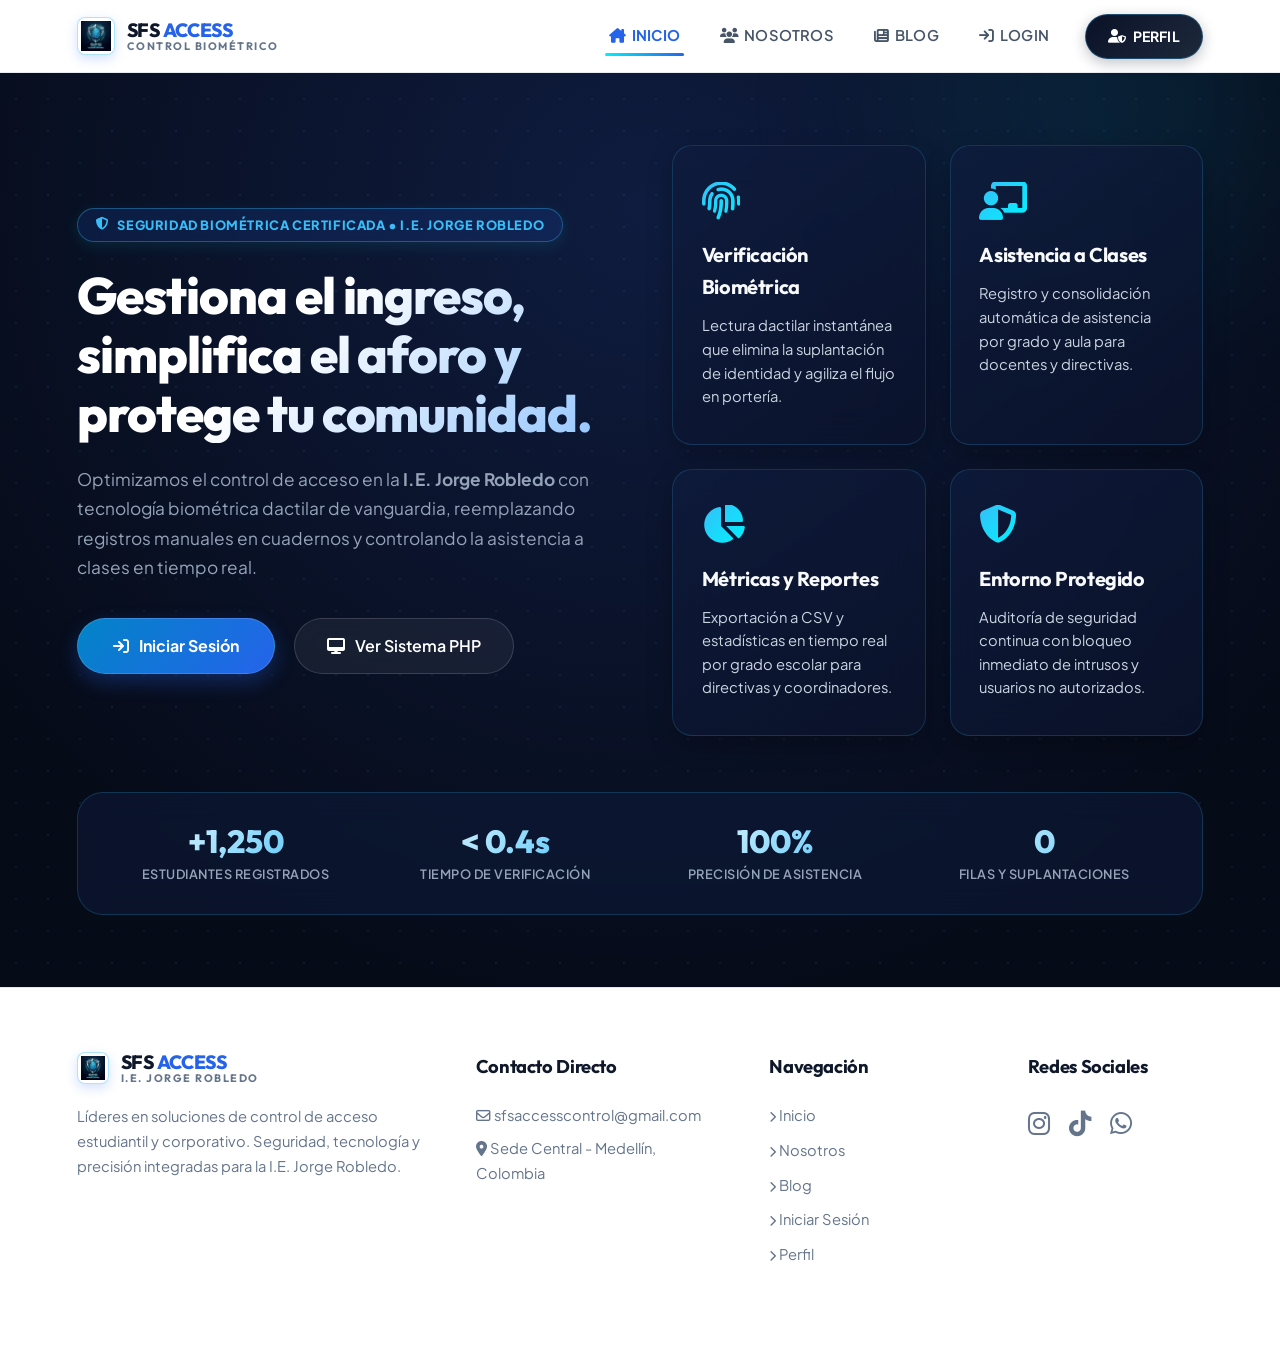
<file: docs/mockups/index.html>
<!DOCTYPE html>
<html lang="es">
<head>
    <meta charset="UTF-8">
    <meta name="viewport" content="width=device-width, initial-scale=1.0">
    <title>SFS Access Control - Seguridad y Control Biométrico Institucional</title>
    <link rel="icon" type="image/svg+xml" href="../../assets/img/favicon.svg">
    <link rel="stylesheet" href="../../assets/css/styles.css">
    <!-- FontAwesome 6 Icons CDN -->
    <link rel="stylesheet" href="https://cdnjs.cloudflare.com/ajax/libs/font-awesome/6.4.0/css/all.min.css" integrity="sha512-iecdLmaskl7CVkqkXNQ/ZH/XLlvWZOJyj7Yy7tcenmpD1ypASozpmT/E0iPtmFIB46ZmdtAc9eNBvH0H/ZpiBw==" crossorigin="anonymous" referrerpolicy="no-referrer" />
</head>

<body>
    <!-- NAVBAR -->
    <nav class="navbar">
        <a href="index.html" class="logo">
            <div class="logo-icon-emblem">
                <img src="../../assets/img/sfs-logo-emblem.png" alt="SFS Logo" onerror="this.parentElement.innerHTML='<i class=\'fa-solid fa-fingerprint\'></i>'">
            </div>
            <div class="logo-title-group">
                <span class="logo-brand-text">SFS <span>ACCESS</span></span>
                <span class="logo-tag-text">CONTROL BIOMÉTRICO</span>
            </div>
        </a>
        <ul class="nav-links">
            <li><a href="index.html" class="active"><i class="fa-solid fa-house-chimney"></i> INICIO</a></li>
            <li><a href="nosotros.html"><i class="fa-solid fa-users"></i> NOSOTROS</a></li>
            <li><a href="blog.html"><i class="fa-solid fa-newspaper"></i> BLOG</a></li>
            <li><a href="login.html"><i class="fa-solid fa-arrow-right-to-bracket"></i> LOGIN</a></li>
            <li><a href="perfil.html" class="btn-perfil"><i class="fa-solid fa-user-shield"></i> PERFIL</a></li>
        </ul>
    </nav>

    <!-- HERO SECTION -->
    <main class="hero-dark">
        <div style="width: 100%; max-width: 1320px; margin: auto; position: relative; z-index: 10;">
            <div class="inicio-container">
                <div>
                    <div class="tag-badge">
                        <i class="fa-solid fa-shield-halved"></i> SEGURIDAD BIOMÉTRICA CERTIFICADA &bull; I.E. JORGE ROBLEDO
                    </div>
                    <h1 class="hero-title">Gestiona el ingreso, simplifica el aforo y protege tu comunidad.</h1>
                    <p class="hero-desc">
                        Optimizamos el control de acceso en la <strong>I.E. Jorge Robledo</strong> con tecnología biométrica dactilar de vanguardia, reemplazando registros manuales en cuadernos y controlando la asistencia a clases en tiempo real.
                    </p>
                    <div class="hero-btn-group">
                        <a href="login.html" class="btn-primary">
                            <i class="fa-solid fa-arrow-right-to-bracket"></i> Iniciar Sesión
                        </a>
                        <a href="login.php" class="btn-secondary-dark">
                            <i class="fa-solid fa-desktop"></i> Ver Sistema PHP
                        </a>
                    </div>
                </div>

                <div class="cards-2x2">
                    <div class="feature-card">
                        <i class="fa-solid fa-fingerprint"></i>
                        <h3>Verificación Biométrica</h3>
                        <p>Lectura dactilar instantánea que elimina la suplantación de identidad y agiliza el flujo en portería.</p>
                    </div>
                    <div class="feature-card">
                        <i class="fa-solid fa-chalkboard-user"></i>
                        <h3>Asistencia a Clases</h3>
                        <p>Registro y consolidación automática de asistencia por grado y aula para docentes y directivas.</p>
                    </div>
                    <div class="feature-card">
                        <i class="fa-solid fa-chart-pie"></i>
                        <h3>Métricas y Reportes</h3>
                        <p>Exportación a CSV y estadísticas en tiempo real por grado escolar para directivas y coordinadores.</p>
                    </div>
                    <div class="feature-card">
                        <i class="fa-solid fa-shield-halved"></i>
                        <h3>Entorno Protegido</h3>
                        <p>Auditoría de seguridad continua con bloqueo inmediato de intrusos y usuarios no autorizados.</p>
                    </div>
                </div>
            </div>

            <!-- Stats Bar -->
            <div class="stats-strip">
                <div class="stat-item">
                    <div class="stat-number">+1,250</div>
                    <div class="stat-label">Estudiantes Registrados</div>
                </div>
                <div class="stat-item">
                    <div class="stat-number">&lt; 0.4s</div>
                    <div class="stat-label">Tiempo de Verificación</div>
                </div>
                <div class="stat-item">
                    <div class="stat-number">100%</div>
                    <div class="stat-label">Precisión de Asistencia</div>
                </div>
                <div class="stat-item">
                    <div class="stat-number">0</div>
                    <div class="stat-label">Filas y Suplantaciones</div>
                </div>
            </div>
        </div>
    </main>

    <!-- FOOTER -->
    <footer class="footer">
        <div class="footer-grid">
            <div class="footer-col">
                <a href="index.html" class="logo" style="margin-bottom: 1.2rem; display: inline-flex;">
                    <div class="logo-icon-emblem" style="width: 32px; height: 32px;">
                        <img src="../../assets/img/sfs-logo-emblem.png" alt="SFS Logo">
                    </div>
                    <div class="logo-title-group">
                        <span class="logo-brand-text">SFS <span>ACCESS</span></span>
                        <span class="logo-tag-text">I.E. JORGE ROBLEDO</span>
                    </div>
                </a>
                <p>Líderes en soluciones de control de acceso estudiantil y corporativo. Seguridad, tecnología y precisión integradas para la I.E. Jorge Robledo.</p>
            </div>
            <div class="footer-col">
                <h4>Contacto Directo</h4>
                <p><i class="fa-regular fa-envelope"></i> sfsaccesscontrol@gmail.com</p>
                <p style="margin-top: 0.5rem;"><i class="fa-solid fa-location-dot"></i> Sede Central - Medellín, Colombia</p>
            </div>
            <div class="footer-col">
                <h4>Navegación</h4>
                <ul>
                    <li><a href="index.html"><i class="fa-solid fa-chevron-right me-1" style="font-size: 0.7rem;"></i> Inicio</a></li>
                    <li><a href="nosotros.html"><i class="fa-solid fa-chevron-right me-1" style="font-size: 0.7rem;"></i> Nosotros</a></li>
                    <li><a href="blog.html"><i class="fa-solid fa-chevron-right me-1" style="font-size: 0.7rem;"></i> Blog</a></li>
                    <li><a href="login.html"><i class="fa-solid fa-chevron-right me-1" style="font-size: 0.7rem;"></i> Iniciar Sesión</a></li>
                    <li><a href="perfil.html"><i class="fa-solid fa-chevron-right me-1" style="font-size: 0.7rem;"></i> Perfil</a></li>
                </ul>
            </div>
            <div class="footer-col">
                <h4>Redes Sociales</h4>
                <div class="social-icons">
                    <a href="#" title="Instagram"><i class="fa-brands fa-instagram"></i></a>
                    <a href="#" title="TikTok"><i class="fa-brands fa-tiktok"></i></a>
                    <a href="#" title="WhatsApp"><i class="fa-brands fa-whatsapp"></i></a>
                </div>
            </div>
        </div>
    </footer>

</body>
</html>
</file>
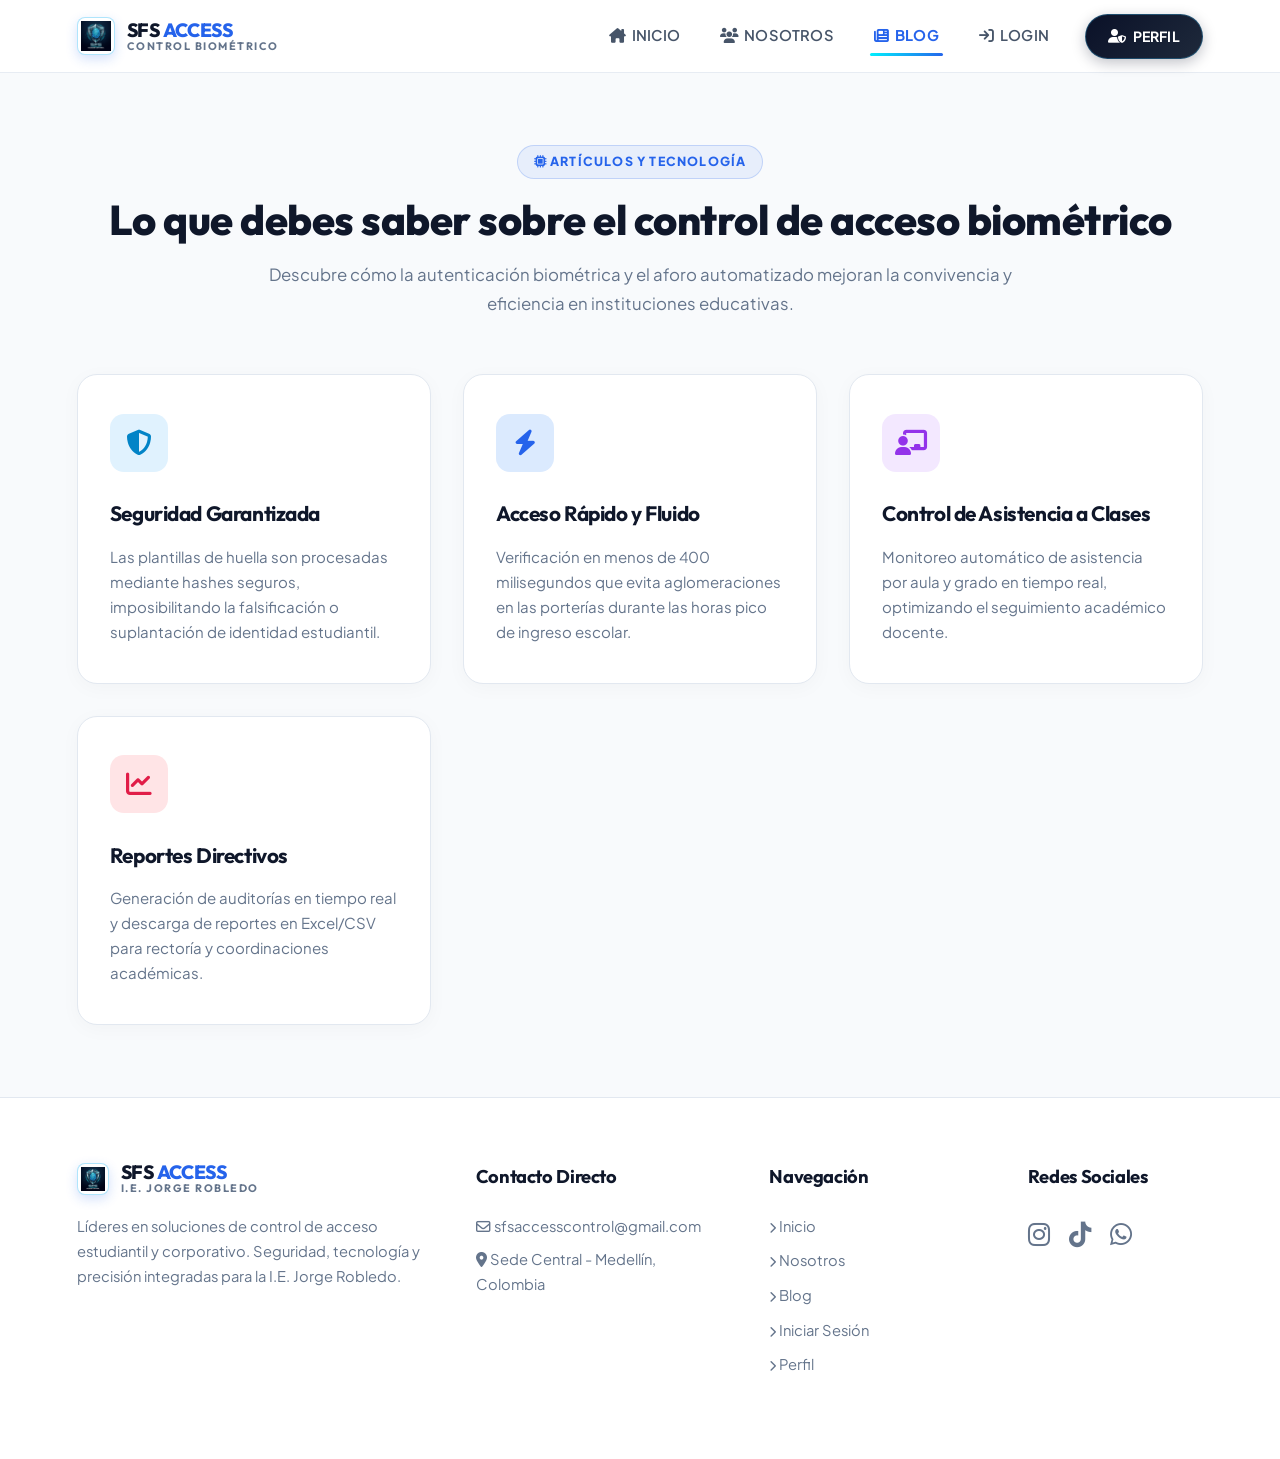
<file: docs/mockups/blog.html>
<!DOCTYPE html>
<html lang="es">
<head>
    <meta charset="UTF-8">
    <meta name="viewport" content="width=device-width, initial-scale=1.0">
    <title>Blog y Artículos - SFS Access Control</title>
    <link rel="icon" type="image/svg+xml" href="../../assets/img/favicon.svg">
    <link rel="stylesheet" href="../../assets/css/styles.css">
    <!-- FontAwesome 6 Icons CDN -->
    <link rel="stylesheet" href="https://cdnjs.cloudflare.com/ajax/libs/font-awesome/6.4.0/css/all.min.css" integrity="sha512-iecdLmaskl7CVkqkXNQ/ZH/XLlvWZOJyj7Yy7tcenmpD1ypASozpmT/E0iPtmFIB46ZmdtAc9eNBvH0H/ZpiBw==" crossorigin="anonymous" referrerpolicy="no-referrer" />
</head>
<body>

    <!-- NAVBAR -->
    <nav class="navbar">
        <a href="index.html" class="logo">
            <div class="logo-icon-emblem">
                <img src="../../assets/img/sfs-logo-emblem.png" alt="SFS Logo" onerror="this.parentElement.innerHTML='<i class=\'fa-solid fa-fingerprint\'></i>'">
            </div>
            <div class="logo-title-group">
                <span class="logo-brand-text">SFS <span>ACCESS</span></span>
                <span class="logo-tag-text">CONTROL BIOMÉTRICO</span>
            </div>
        </a>
        <ul class="nav-links">
            <li><a href="index.html"><i class="fa-solid fa-house-chimney"></i> INICIO</a></li>
            <li><a href="nosotros.html"><i class="fa-solid fa-users"></i> NOSOTROS</a></li>
            <li><a href="blog.html" class="active"><i class="fa-solid fa-newspaper"></i> BLOG</a></li>
            <li><a href="login.html"><i class="fa-solid fa-arrow-right-to-bracket"></i> LOGIN</a></li>
            <li><a href="perfil.html" class="btn-perfil"><i class="fa-solid fa-user-shield"></i> PERFIL</a></li>
        </ul>
    </nav>

    <!-- CONTENIDO PRINCIPAL -->
    <main class="page-container">
        <div style="text-align: center; margin-bottom: 3.5rem;">
            <span class="section-tag"><i class="fa-solid fa-microchip me-1"></i> ARTÍCULOS Y TECNOLOGÍA</span>
            <h1 class="section-title">Lo que debes saber sobre el control de acceso biométrico</h1>
            <p class="section-subtitle" style="margin: 0 auto;">Descubre cómo la autenticación biométrica y el aforo automatizado mejoran la convivencia y eficiencia en instituciones educativas.</p>
        </div>

        <div class="blog-grid">
            <div class="blog-card">
                <div class="blog-icon icon-cyan">
                    <i class="fa-solid fa-shield-halved"></i>
                </div>
                <h3>Seguridad Garantizada</h3>
                <p>Las plantillas de huella son procesadas mediante hashes seguros, imposibilitando la falsificación o suplantación de identidad estudiantil.</p>
            </div>

            <div class="blog-card">
                <div class="blog-icon icon-blue">
                    <i class="fa-solid fa-bolt"></i>
                </div>
                <h3>Acceso Rápido y Fluido</h3>
                <p>Verificación en menos de 400 milisegundos que evita aglomeraciones en las porterías durante las horas pico de ingreso escolar.</p>
            </div>

            <div class="blog-card">
                <div class="blog-icon icon-purple">
                    <i class="fa-solid fa-chalkboard-user"></i>
                </div>
                <h3>Control de Asistencia a Clases</h3>
                <p>Monitoreo automático de asistencia por aula y grado en tiempo real, optimizando el seguimiento académico docente.</p>
            </div>

            <div class="blog-card">
                <div class="blog-icon icon-red">
                    <i class="fa-solid fa-chart-line"></i>
                </div>
                <h3>Reportes Directivos</h3>
                <p>Generación de auditorías en tiempo real y descarga de reportes en Excel/CSV para rectoría y coordinaciones académicas.</p>
            </div>
        </div>
    </main>

    <!-- FOOTER -->
    <footer class="footer">
        <div class="footer-grid">
            <div class="footer-col">
                <a href="index.html" class="logo" style="margin-bottom: 1.2rem; display: inline-flex;">
                    <div class="logo-icon-emblem" style="width: 32px; height: 32px;">
                        <img src="../../assets/img/sfs-logo-emblem.png" alt="SFS Logo">
                    </div>
                    <div class="logo-title-group">
                        <span class="logo-brand-text">SFS <span>ACCESS</span></span>
                        <span class="logo-tag-text">I.E. JORGE ROBLEDO</span>
                    </div>
                </a>
                <p>Líderes en soluciones de control de acceso estudiantil y corporativo. Seguridad, tecnología y precisión integradas para la I.E. Jorge Robledo.</p>
            </div>
            <div class="footer-col">
                <h4>Contacto Directo</h4>
                <p><i class="fa-regular fa-envelope"></i> sfsaccesscontrol@gmail.com</p>
                <p style="margin-top: 0.5rem;"><i class="fa-solid fa-location-dot"></i> Sede Central - Medellín, Colombia</p>
            </div>
            <div class="footer-col">
                <h4>Navegación</h4>
                <ul>
                    <li><a href="index.html"><i class="fa-solid fa-chevron-right me-1" style="font-size: 0.7rem;"></i> Inicio</a></li>
                    <li><a href="nosotros.html"><i class="fa-solid fa-chevron-right me-1" style="font-size: 0.7rem;"></i> Nosotros</a></li>
                    <li><a href="blog.html"><i class="fa-solid fa-chevron-right me-1" style="font-size: 0.7rem;"></i> Blog</a></li>
                    <li><a href="login.html"><i class="fa-solid fa-chevron-right me-1" style="font-size: 0.7rem;"></i> Iniciar Sesión</a></li>
                    <li><a href="perfil.html"><i class="fa-solid fa-chevron-right me-1" style="font-size: 0.7rem;"></i> Perfil</a></li>
                </ul>
            </div>
            <div class="footer-col">
                <h4>Redes Sociales</h4>
                <div class="social-icons">
                    <a href="#" title="Instagram"><i class="fa-brands fa-instagram"></i></a>
                    <a href="#" title="TikTok"><i class="fa-brands fa-tiktok"></i></a>
                    <a href="#" title="WhatsApp"><i class="fa-brands fa-whatsapp"></i></a>
                </div>
            </div>
        </div>
    </footer>

</body>
</html>
</file>
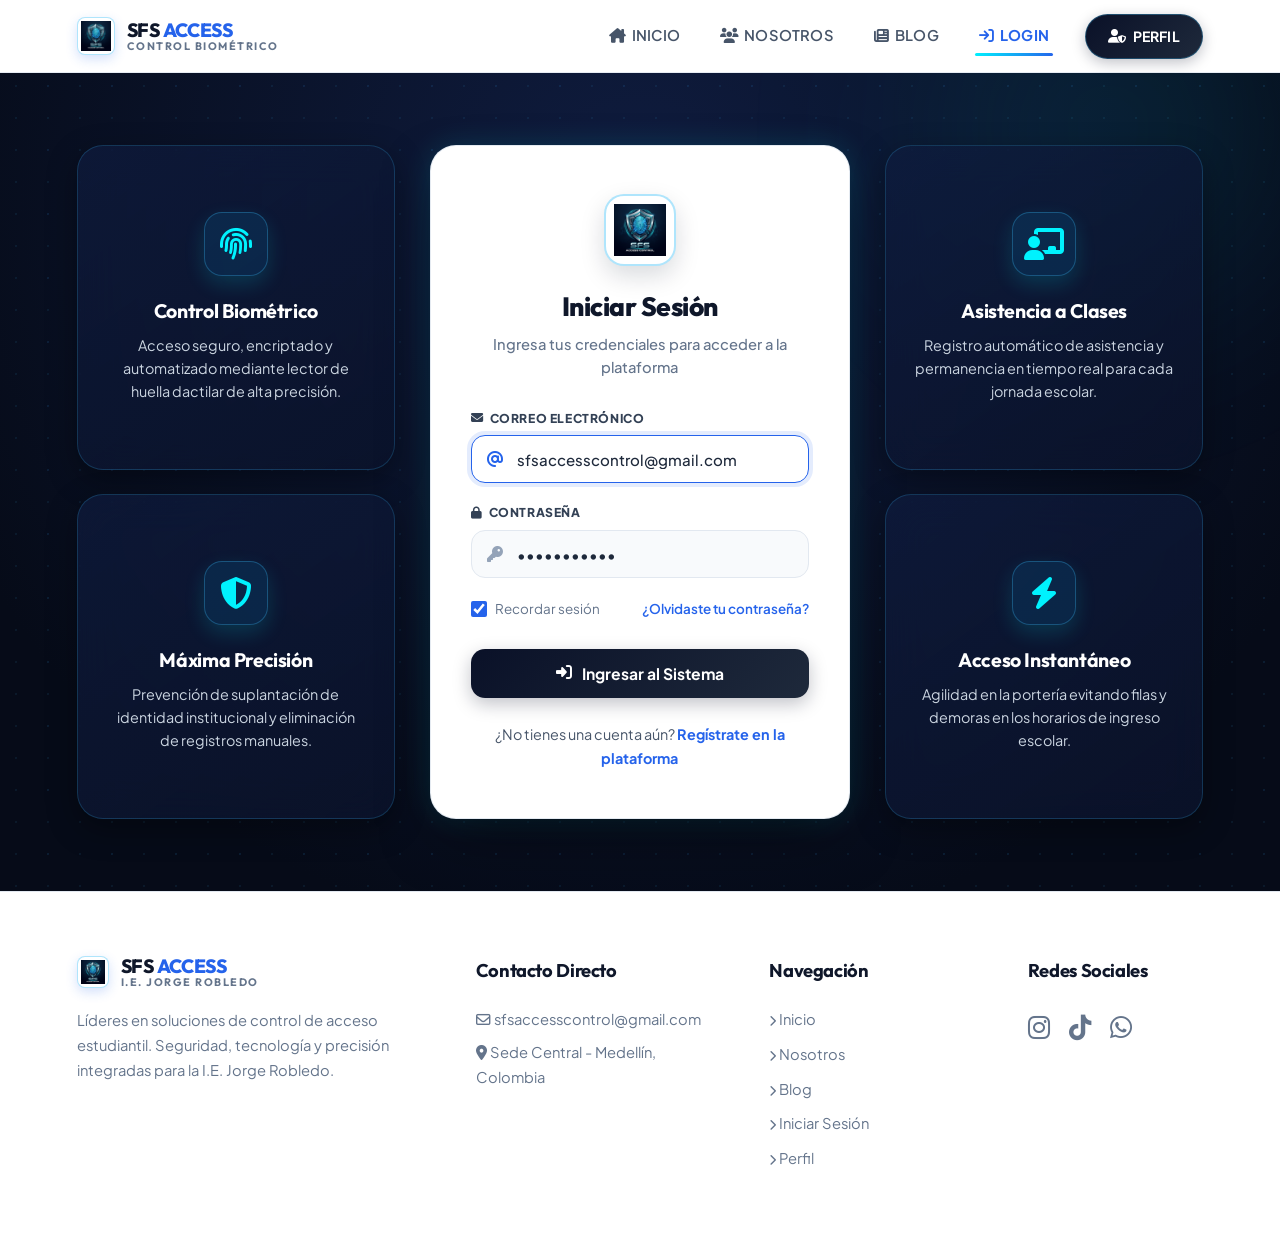
<file: docs/mockups/login.html>
<!DOCTYPE html>
<html lang="es">
<head>
    <meta charset="UTF-8">
    <meta name="viewport" content="width=device-width, initial-scale=1.0">
    <title>Iniciar Sesión - SFS Access Control</title>
    <link rel="icon" type="image/svg+xml" href="../../assets/img/favicon.svg">
    <link rel="stylesheet" href="../../assets/css/styles.css">
    <!-- FontAwesome 6 Icons CDN -->
    <link rel="stylesheet" href="https://cdnjs.cloudflare.com/ajax/libs/font-awesome/6.4.0/css/all.min.css" integrity="sha512-iecdLmaskl7CVkqkXNQ/ZH/XLlvWZOJyj7Yy7tcenmpD1ypASozpmT/E0iPtmFIB46ZmdtAc9eNBvH0H/ZpiBw==" crossorigin="anonymous" referrerpolicy="no-referrer" />
</head>
<body>

    <!-- NAVBAR -->
    <nav class="navbar">
        <a href="index.html" class="logo">
            <div class="logo-icon-emblem">
                <img src="../../assets/img/sfs-logo-emblem.png" alt="SFS Logo" onerror="this.parentElement.innerHTML='<i class=\'fa-solid fa-fingerprint\'></i>'">
            </div>
            <div class="logo-title-group">
                <span class="logo-brand-text">SFS <span>ACCESS</span></span>
                <span class="logo-tag-text">CONTROL BIOMÉTRICO</span>
            </div>
        </a>
        <ul class="nav-links">
            <li><a href="index.html"><i class="fa-solid fa-house-chimney"></i> INICIO</a></li>
            <li><a href="nosotros.html"><i class="fa-solid fa-users"></i> NOSOTROS</a></li>
            <li><a href="blog.html"><i class="fa-solid fa-newspaper"></i> BLOG</a></li>
            <li><a href="login.html" class="active"><i class="fa-solid fa-arrow-right-to-bracket"></i> LOGIN</a></li>
            <li><a href="perfil.html" class="btn-perfil"><i class="fa-solid fa-user-shield"></i> PERFIL</a></li>
        </ul>
    </nav>

    <!-- MAIN LOGIN -->
    <main class="hero-dark">
        <div class="login-wrapper">
            
            <!-- Columna Izquierda: Información de Seguridad -->
            <div class="side-column">
                <div class="side-info-card">
                    <div class="side-card-icon-box">
                        <i class="fa-solid fa-fingerprint"></i>
                    </div>
                    <h4>Control Biométrico</h4>
                    <p>Acceso seguro, encriptado y automatizado mediante lector de huella dactilar de alta precisión.</p>
                </div>
                <div class="side-info-card">
                    <div class="side-card-icon-box">
                        <i class="fa-solid fa-shield-halved"></i>
                    </div>
                    <h4>Máxima Precisión</h4>
                    <p>Prevención de suplantación de identidad institucional y eliminación de registros manuales.</p>
                </div>
            </div>

            <!-- Tarjeta Central: Formulario de Iniciar Sesión -->
            <div class="login-card">
                <div class="login-icon-box">
                    <img src="../../assets/img/sfs-logo-emblem.png" alt="Logo SFS Access" onerror="this.parentElement.innerHTML='<i class=\'fa-solid fa-lock\'></i>'">
                </div>
                <h2>Iniciar Sesión</h2>
                <p class="subtitle">Ingresa tus credenciales para acceder a la plataforma</p>

                <!-- FORMULARIO DE LOGIN -->
                <form action="perfil.html" method="GET">
                    
                    <!-- Campo 1: Correo Electrónico -->
                    <div class="form-group">
                        <label for="correo"><i class="fa-solid fa-envelope"></i> Correo Electrónico</label>
                        <div class="input-with-icon">
                            <input type="email" id="correo" name="correo" placeholder="ejemplo@jorgerobledo.edu.co" value="sfsaccesscontrol@gmail.com" required autofocus>
                            <i class="fa-solid fa-at input-icon-left"></i>
                        </div>
                    </div>

                    <!-- Campo 2: Contraseña -->
                    <div class="form-group">
                        <label for="password"><i class="fa-solid fa-lock"></i> Contraseña</label>
                        <div class="input-with-icon">
                            <input type="password" id="password" name="password" placeholder="••••••••" value="password123" required>
                            <i class="fa-solid fa-key input-icon-left"></i>
                        </div>
                    </div>

                    <!-- Opciones adicionales -->
                    <div class="form-options">
                        <label class="form-check-inline">
                            <input type="checkbox" name="recordar" checked>
                            <span>Recordar sesión</span>
                        </label>
                        <a href="javascript:void(0)" onclick="alert('Por favor contacte a la administración para restablecer su contraseña institucional.');">¿Olvidaste tu contraseña?</a>
                    </div>

                    <!-- Botón de Ingreso -->
                    <button type="submit" class="btn-submit">
                        <i class="fa-solid fa-right-to-bracket"></i> Ingresar al Sistema
                    </button>
                </form>

                <!-- Enlace para Registrarse -->
                <div class="auth-footer">
                    ¿No tienes una cuenta aún? <a href="login.php">Regístrate en la plataforma</a>
                </div>
            </div>

            <!-- Columna Derecha: Beneficios Institucionales -->
            <div class="side-column">
                <div class="side-info-card">
                    <div class="side-card-icon-box">
                        <i class="fa-solid fa-chalkboard-user"></i>
                    </div>
                    <h4>Asistencia a Clases</h4>
                    <p>Registro automático de asistencia y permanencia en tiempo real para cada jornada escolar.</p>
                </div>
                <div class="side-info-card">
                    <div class="side-card-icon-box">
                        <i class="fa-solid fa-bolt"></i>
                    </div>
                    <h4>Acceso Instantáneo</h4>
                    <p>Agilidad en la portería evitando filas y demoras en los horarios de ingreso escolar.</p>
                </div>
            </div>

        </div>
    </main>

    <!-- FOOTER -->
    <footer class="footer">
        <div class="footer-grid">
            <div class="footer-col">
                <a href="index.html" class="logo" style="margin-bottom: 1.2rem; display: inline-flex;">
                    <div class="logo-icon-emblem" style="width: 32px; height: 32px;">
                        <img src="../../assets/img/sfs-logo-emblem.png" alt="SFS Logo">
                    </div>
                    <div class="logo-title-group">
                        <span class="logo-brand-text">SFS <span>ACCESS</span></span>
                        <span class="logo-tag-text">I.E. JORGE ROBLEDO</span>
                    </div>
                </a>
                <p>Líderes en soluciones de control de acceso estudiantil. Seguridad, tecnología y precisión integradas para la I.E. Jorge Robledo.</p>
            </div>
            <div class="footer-col">
                <h4>Contacto Directo</h4>
                <p><i class="fa-regular fa-envelope"></i> sfsaccesscontrol@gmail.com</p>
                <p style="margin-top: 0.5rem;"><i class="fa-solid fa-location-dot"></i> Sede Central - Medellín, Colombia</p>
            </div>
            <div class="footer-col">
                <h4>Navegación</h4>
                <ul>
                    <li><a href="index.html"><i class="fa-solid fa-chevron-right me-1" style="font-size: 0.7rem;"></i> Inicio</a></li>
                    <li><a href="nosotros.html"><i class="fa-solid fa-chevron-right me-1" style="font-size: 0.7rem;"></i> Nosotros</a></li>
                    <li><a href="blog.html"><i class="fa-solid fa-chevron-right me-1" style="font-size: 0.7rem;"></i> Blog</a></li>
                    <li><a href="login.html"><i class="fa-solid fa-chevron-right me-1" style="font-size: 0.7rem;"></i> Iniciar Sesión</a></li>
                    <li><a href="perfil.html"><i class="fa-solid fa-chevron-right me-1" style="font-size: 0.7rem;"></i> Perfil</a></li>
                </ul>
            </div>
            <div class="footer-col">
                <h4>Redes Sociales</h4>
                <div class="social-icons">
                    <a href="#" title="Instagram"><i class="fa-brands fa-instagram"></i></a>
                    <a href="#" title="TikTok"><i class="fa-brands fa-tiktok"></i></a>
                    <a href="#" title="WhatsApp"><i class="fa-brands fa-whatsapp"></i></a>
                </div>
            </div>
        </div>
    </footer>

</body>
</html>
</file>
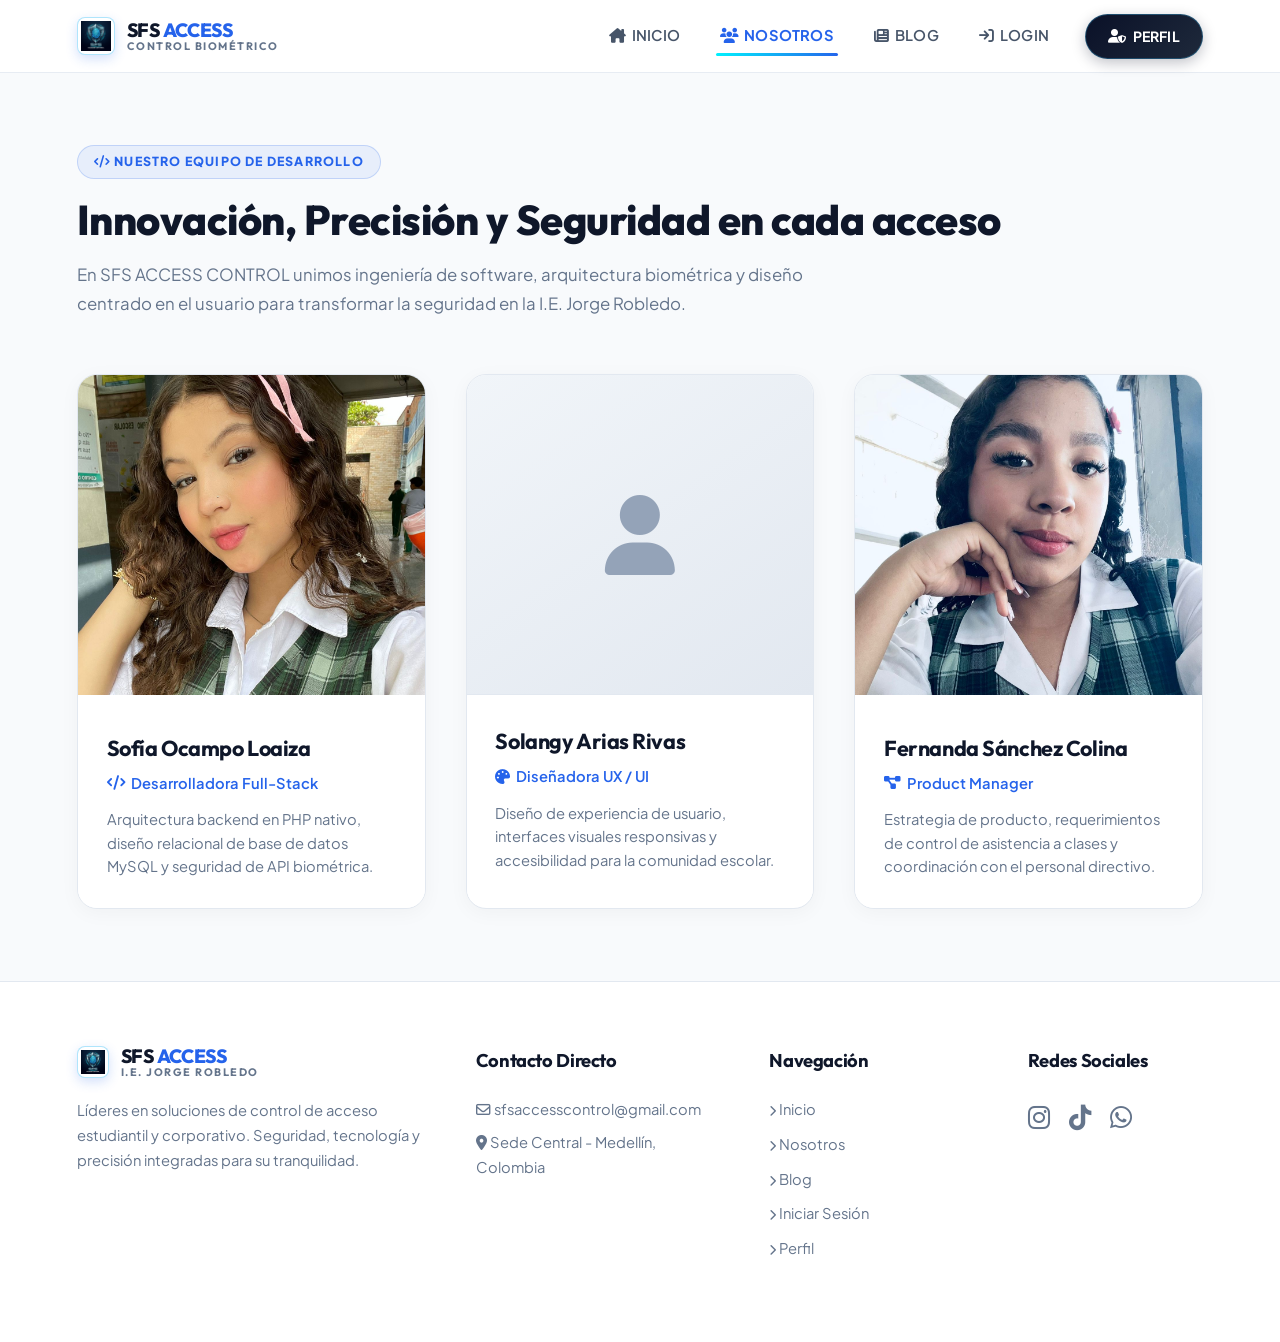
<file: docs/mockups/nosotros.html>
<!DOCTYPE html>
<html lang="es">
<head>
    <meta charset="UTF-8">
    <meta name="viewport" content="width=device-width, initial-scale=1.0">
    <title>Nosotros - SFS Access Control</title>
    <link rel="icon" type="image/svg+xml" href="../../assets/img/favicon.svg">
    <link rel="stylesheet" href="../../assets/css/styles.css">
    <!-- FontAwesome 6 Icons CDN -->
    <link rel="stylesheet" href="https://cdnjs.cloudflare.com/ajax/libs/font-awesome/6.4.0/css/all.min.css" integrity="sha512-iecdLmaskl7CVkqkXNQ/ZH/XLlvWZOJyj7Yy7tcenmpD1ypASozpmT/E0iPtmFIB46ZmdtAc9eNBvH0H/ZpiBw==" crossorigin="anonymous" referrerpolicy="no-referrer" />
</head>
<body>

    <!-- NAVBAR -->
    <nav class="navbar">
        <a href="index.html" class="logo">
            <div class="logo-icon-emblem">
                <img src="../../assets/img/sfs-logo-emblem.png" alt="SFS Logo" onerror="this.parentElement.innerHTML='<i class=\'fa-solid fa-fingerprint\'></i>'">
            </div>
            <div class="logo-title-group">
                <span class="logo-brand-text">SFS <span>ACCESS</span></span>
                <span class="logo-tag-text">CONTROL BIOMÉTRICO</span>
            </div>
        </a>
        <ul class="nav-links">
            <li><a href="index.html"><i class="fa-solid fa-house-chimney"></i> INICIO</a></li>
            <li><a href="nosotros.html" class="active"><i class="fa-solid fa-users"></i> NOSOTROS</a></li>
            <li><a href="blog.html"><i class="fa-solid fa-newspaper"></i> BLOG</a></li>
            <li><a href="login.html"><i class="fa-solid fa-arrow-right-to-bracket"></i> LOGIN</a></li>
            <li><a href="perfil.html" class="btn-perfil"><i class="fa-solid fa-user-shield"></i> PERFIL</a></li>
        </ul>
    </nav>

    <!-- CONTENIDO PRINCIPAL -->
    <main class="page-container">
        <span class="section-tag"><i class="fa-solid fa-code me-1"></i> NUESTRO EQUIPO DE DESARROLLO</span>
        <h1 class="section-title">Innovación, Precisión y Seguridad en cada acceso</h1>
        <p class="section-subtitle">
            En SFS ACCESS CONTROL unimos ingeniería de software, arquitectura biométrica y diseño centrado en el usuario para transformar la seguridad en la I.E. Jorge Robledo.
        </p>

        <div class="team-grid">
            
            <div class="team-card">
                <img src="../../assets/img/Sofia.jpg" alt="Sofía Ocampo" class="team-img">
                <div class="team-info">
                    <h3 class="team-name">Sofía Ocampo Loaiza</h3>
                    <p class="team-role"><i class="fa-solid fa-code"></i> Desarrolladora Full-Stack</p>
                    <p class="team-desc">Arquitectura backend en PHP nativo, diseño relacional de base de datos MySQL y seguridad de API biométrica.</p>
                </div>
            </div>

            <div class="team-card">
                <div class="team-img-placeholder">
                    <i class="fa-solid fa-user"></i>
                </div>
                <div class="team-info">
                    <h3 class="team-name">Solangy Arias Rivas</h3>
                    <p class="team-role"><i class="fa-solid fa-palette"></i> Diseñadora UX / UI</p>
                    <p class="team-desc">Diseño de experiencia de usuario, interfaces visuales responsivas y accesibilidad para la comunidad escolar.</p>
                </div>
            </div>

            <div class="team-card">
                <img src="../../assets/img/Fernanda.jpg" alt="Fernanda Sánchez" class="team-img">
                <div class="team-info">
                    <h3 class="team-name">Fernanda Sánchez Colina</h3>
                    <p class="team-role"><i class="fa-solid fa-diagram-project"></i> Product Manager</p>
                    <p class="team-desc">Estrategia de producto, requerimientos de control de asistencia a clases y coordinación con el personal directivo.</p>
                </div>
            </div>
        </div>
    </main>

    <!-- FOOTER -->
    <footer class="footer">
        <div class="footer-grid">
            <div class="footer-col">
                <a href="index.html" class="logo" style="margin-bottom: 1.2rem; display: inline-flex;">
                    <div class="logo-icon-emblem" style="width: 32px; height: 32px;">
                        <img src="../../assets/img/sfs-logo-emblem.png" alt="SFS Logo">
                    </div>
                    <div class="logo-title-group">
                        <span class="logo-brand-text">SFS <span>ACCESS</span></span>
                        <span class="logo-tag-text">I.E. JORGE ROBLEDO</span>
                    </div>
                </a>
                <p>Líderes en soluciones de control de acceso estudiantil y corporativo. Seguridad, tecnología y precisión integradas para su tranquilidad.</p>
            </div>
            <div class="footer-col">
                <h4>Contacto Directo</h4>
                <p><i class="fa-regular fa-envelope"></i> sfsaccesscontrol@gmail.com</p>
                <p style="margin-top: 0.5rem;"><i class="fa-solid fa-location-dot"></i> Sede Central - Medellín, Colombia</p>
            </div>
            <div class="footer-col">
                <h4>Navegación</h4>
                <ul>
                    <li><a href="index.html"><i class="fa-solid fa-chevron-right me-1" style="font-size: 0.7rem;"></i> Inicio</a></li>
                    <li><a href="nosotros.html"><i class="fa-solid fa-chevron-right me-1" style="font-size: 0.7rem;"></i> Nosotros</a></li>
                    <li><a href="blog.html"><i class="fa-solid fa-chevron-right me-1" style="font-size: 0.7rem;"></i> Blog</a></li>
                    <li><a href="login.html"><i class="fa-solid fa-chevron-right me-1" style="font-size: 0.7rem;"></i> Iniciar Sesión</a></li>
                    <li><a href="perfil.html"><i class="fa-solid fa-chevron-right me-1" style="font-size: 0.7rem;"></i> Perfil</a></li>
                </ul>
            </div>
            <div class="footer-col">
                <h4>Redes Sociales</h4>
                <div class="social-icons">
                    <a href="#" title="Instagram"><i class="fa-brands fa-instagram"></i></a>
                    <a href="#" title="TikTok"><i class="fa-brands fa-tiktok"></i></a>
                    <a href="#" title="WhatsApp"><i class="fa-brands fa-whatsapp"></i></a>
                </div>
            </div>
        </div>
    </footer>

</body>
</html>
</file>
<file: assets/css/styles.css>
/* ==========================================================================
   PROYECTO: SFS ACCESS CONTROL - I.E. JORGE ROBLEDO
   SISTEMA DE DISEÑO ULTRA PREMIUM & CYBER-SECURITY BIOMETRIC
   ========================================================================== */

@import url('https://fonts.googleapis.com/css2?family=Outfit:wght@300;400;500;600;700;800;900&family=Plus+Jakarta+Sans:wght@300;400;500;600;700;800&family=JetBrains+Mono:wght@400;500;600;700&display=swap');

:root {
    /* Paleta Principal & Tonos Cyber */
    --primary: #060b18;
    --primary-surface: #0b132b;
    --primary-card: #0f1c3f;
    --primary-border: rgba(56, 189, 248, 0.18);
    
    /* Acentos & Gradientes Neón */
    --accent-blue: #2563eb;
    --accent-blue-light: #3b82f6;
    --accent-cyan: #00f2fe;
    --accent-glow: #38bdf8;
    --accent-emerald: #10b981;
    --accent-rose: #f43f5e;
    --accent-amber: #f59e0b;
    --accent-purple: #8b5cf6;
    
    --grad-primary: linear-gradient(135deg, #0a1128 0%, #101f42 50%, #060b18 100%);
    --grad-cyber: linear-gradient(135deg, #00f2fe 0%, #2563eb 100%);
    --grad-glow: linear-gradient(135deg, #38bdf8 0%, #818cf8 100%);
    --grad-dark-card: linear-gradient(145deg, rgba(15, 28, 63, 0.7) 0%, rgba(11, 19, 43, 0.85) 100%);
    --grad-glass: linear-gradient(135deg, rgba(255, 255, 255, 0.08) 0%, rgba(255, 255, 255, 0.02) 100%);
    --grad-button: linear-gradient(135deg, #0284c7 0%, #2563eb 100%);
    
    /* Superficies y Textos */
    --bg-main: #060b18;
    --bg-surface: #0b1329;
    --bg-light: #f8fafc;
    --bg-white: #ffffff;
    --text-primary: #ffffff;
    --text-secondary: #94a3b8;
    --text-muted: #64748b;
    --text-dark: #0f172a;
    --text-dark-muted: #475569;
    
    /* Estados Semánticos */
    --success: #10b981;
    --success-bg: rgba(16, 185, 129, 0.12);
    --warning: #f59e0b;
    --warning-bg: rgba(245, 158, 11, 0.12);
    --danger: #ef4444;
    --danger-bg: rgba(239, 68, 68, 0.12);
    --info: #0ea5e9;
    --info-bg: rgba(14, 165, 233, 0.12);
    
    /* Geometría y Efectos */
    --radius-sm: 8px;
    --radius-md: 14px;
    --radius-lg: 20px;
    --radius-xl: 26px;
    --radius-pill: 9999px;
    
    --border-glass: 1px solid rgba(255, 255, 255, 0.1);
    --border-glass-hover: 1px solid rgba(56, 189, 248, 0.4);
    --border-card-light: 1px solid #e2e8f0;
    
    --shadow-subtle: 0 4px 20px rgba(0, 0, 0, 0.04);
    --shadow-card: 0 10px 30px rgba(0, 0, 0, 0.08);
    --shadow-card-dark: 0 15px 35px rgba(0, 0, 0, 0.35);
    --shadow-glow: 0 0 25px rgba(0, 242, 254, 0.25);
    --shadow-button: 0 8px 20px rgba(37, 99, 235, 0.3);
    
    --transition: all 0.3s cubic-bezier(0.4, 0, 0.2, 1);
    --transition-fast: all 0.15s ease-out;
}

/* ==========================================================================
   RESET Y TIPOGRAFÍA BASE (CRÍTICO: No sobreescribir FontAwesome en *::before)
   ========================================================================== */
*, *::before, *::after {
    margin: 0;
    padding: 0;
    box-sizing: border-box;
}

body {
    font-family: 'Plus Jakarta Sans', -apple-system, BlinkMacSystemFont, 'Segoe UI', Roboto, sans-serif;
    background-color: var(--bg-light);
    color: var(--text-dark);
    line-height: 1.6;
    display: flex;
    flex-direction: column;
    min-height: 100vh;
    overflow-x: hidden;
    -webkit-font-smoothing: antialiased;
    -moz-osx-font-smoothing: grayscale;
}

button, input, select, textarea {
    font-family: 'Plus Jakarta Sans', -apple-system, BlinkMacSystemFont, 'Segoe UI', Roboto, sans-serif;
}

h1, h2, h3, h4, h5, h6 {
    font-family: 'Outfit', -apple-system, BlinkMacSystemFont, sans-serif;
    letter-spacing: -0.02em;
    font-weight: 700;
}

main {
    flex: 1;
}

/* Soporte y Estabilidad FontAwesome */
.fa, .fas, .far, .fal, .fab, .fa-solid, .fa-regular, .fa-brands {
    display: inline-block;
    line-height: 1;
    text-rendering: auto;
    -webkit-font-smoothing: antialiased;
}

/* ==========================================================================
   BARRA DE NAVEGACIÓN (NAVBAR)
   ========================================================================== */
.navbar {
    background: rgba(255, 255, 255, 0.9);
    backdrop-filter: blur(18px);
    -webkit-backdrop-filter: blur(18px);
    padding: 0.85rem 6%;
    display: flex;
    justify-content: space-between;
    align-items: center;
    position: sticky;
    top: 0;
    z-index: 1000;
    border-bottom: 1px solid rgba(226, 232, 240, 0.8);
    transition: var(--transition);
}

.logo {
    display: flex;
    align-items: center;
    gap: 12px;
    text-decoration: none;
    color: var(--text-dark);
    font-family: 'Outfit', sans-serif;
    font-weight: 800;
    font-size: 1.3rem;
    letter-spacing: -0.4px;
    transition: var(--transition);
}

.logo-img {
    height: 38px;
    width: auto;
    max-width: 175px;
    object-fit: contain;
    transition: var(--transition);
}

.logo-icon-emblem {
    width: 38px;
    height: 38px;
    border-radius: var(--radius-sm);
    background: #ffffff;
    border: 1.5px solid rgba(56, 189, 248, 0.4);
    display: flex;
    align-items: center;
    justify-content: center;
    box-shadow: 0 4px 12px rgba(37, 99, 235, 0.2);
    color: var(--accent-cyan);
    font-size: 1.25rem;
    transition: var(--transition);
    overflow: hidden;
    padding: 3px;
}

.logo-icon-emblem img {
    width: 100%;
    height: 100%;
    object-fit: contain;
}

.logo:hover .logo-icon-emblem {
    transform: scale(1.08) rotate(3deg);
    box-shadow: 0 6px 18px rgba(0, 242, 254, 0.4);
    border-color: var(--accent-cyan);
}

.logo-title-group {
    display: flex;
    flex-direction: column;
    line-height: 1.1;
}

.logo-brand-text {
    font-size: 1.2rem;
    font-weight: 800;
    color: #0f172a;
    letter-spacing: -0.3px;
}

.logo-brand-text span {
    color: var(--accent-blue);
}

.logo-tag-text {
    font-size: 0.68rem;
    font-weight: 700;
    letter-spacing: 1.5px;
    color: #64748b;
    text-transform: uppercase;
}

.nav-links {
    display: flex;
    align-items: center;
    gap: 2rem;
    list-style: none;
}

.nav-links li {
    list-style: none;
}

.nav-links a {
    text-decoration: none;
    color: #475569;
    font-weight: 600;
    font-size: 0.92rem;
    letter-spacing: 0.2px;
    position: relative;
    padding: 6px 4px;
    transition: var(--transition);
    display: inline-flex;
    align-items: center;
    gap: 6px;
}

.nav-links a:hover {
    color: var(--accent-blue);
}

.nav-links a.active {
    color: var(--accent-blue);
    font-weight: 700;
}

.nav-links a.active::after {
    content: '';
    position: absolute;
    bottom: -2px;
    left: 0;
    width: 100%;
    height: 3px;
    background: var(--grad-cyber);
    border-radius: var(--radius-pill);
}

.btn-perfil {
    background: linear-gradient(135deg, #0a1128 0%, #1e293b 100%) !important;
    color: #ffffff !important;
    padding: 0.65rem 1.4rem !important;
    border-radius: var(--radius-pill);
    font-weight: 700 !important;
    font-size: 0.88rem !important;
    box-shadow: 0 4px 14px rgba(10, 17, 40, 0.25);
    transition: var(--transition);
    border: 1px solid rgba(56, 189, 248, 0.3) !important;
    display: inline-flex;
    align-items: center;
    gap: 8px;
}

.btn-perfil:hover {
    background: linear-gradient(135deg, #1e293b 0%, #2563eb 100%) !important;
    transform: translateY(-2px);
    box-shadow: 0 6px 20px rgba(37, 99, 235, 0.35);
    color: #ffffff !important;
}

.btn-perfil.active::after {
    display: none !important;
}

/* ==========================================================================
   HERO DARK & FONDOS CYBERNETICOS
   ========================================================================== */
.hero-dark {
    background: radial-gradient(circle at 50% 15%, #0f1c3f 0%, #060b18 80%);
    color: #ffffff;
    padding: 4.5rem 6%;
    min-height: 86vh;
    display: flex;
    align-items: center;
    justify-content: center;
    position: relative;
    overflow: hidden;
}

.hero-dark::before {
    content: '';
    position: absolute;
    width: 140%;
    height: 140%;
    top: -20%;
    left: -20%;
    background-image: 
        radial-gradient(rgba(56, 189, 248, 0.08) 1px, transparent 1px),
        radial-gradient(rgba(37, 99, 235, 0.04) 1px, transparent 1px);
    background-size: 32px 32px, 64px 64px;
    background-position: 0 0, 16px 16px;
    pointer-events: none;
}

.hero-dark::after {
    content: '';
    position: absolute;
    top: -30%;
    right: -10%;
    width: 600px;
    height: 600px;
    background: radial-gradient(circle, rgba(0, 242, 254, 0.1) 0%, transparent 65%);
    border-radius: 50%;
    filter: blur(80px);
    pointer-events: none;
}

.inicio-container {
    display: grid;
    grid-template-columns: 1.15fr 1.15fr;
    gap: 4rem;
    align-items: center;
    width: 100%;
    max-width: 1320px;
    position: relative;
    z-index: 10;
}

.tag-badge {
    display: inline-flex;
    align-items: center;
    gap: 8px;
    background: rgba(37, 99, 235, 0.15);
    border: 1px solid rgba(56, 189, 248, 0.35);
    color: var(--accent-glow);
    padding: 6px 18px;
    border-radius: var(--radius-pill);
    font-size: 0.8rem;
    font-weight: 800;
    letter-spacing: 0.6px;
    margin-bottom: 1.5rem;
    backdrop-filter: blur(12px);
    box-shadow: 0 4px 15px rgba(0, 242, 254, 0.1);
}

.hero-title {
    font-size: 3.2rem;
    line-height: 1.15;
    margin-bottom: 1.4rem;
    font-weight: 800;
    color: #ffffff;
    background: linear-gradient(135deg, #ffffff 40%, #93c5fd 100%);
    -webkit-background-clip: text;
    -webkit-text-fill-color: transparent;
}

.hero-desc {
    color: #94a3b8;
    margin-bottom: 2.2rem;
    font-size: 1.08rem;
    line-height: 1.7;
    max-width: 540px;
}

.hero-btn-group {
    display: flex;
    align-items: center;
    gap: 1.2rem;
    flex-wrap: wrap;
}

.btn-primary {
    background: var(--grad-button);
    color: #ffffff !important;
    padding: 0.9rem 2.2rem;
    border-radius: var(--radius-pill);
    font-weight: 700;
    font-size: 1rem;
    text-decoration: none;
    border: 1px solid rgba(255, 255, 255, 0.15);
    cursor: pointer;
    display: inline-flex;
    align-items: center;
    gap: 10px;
    box-shadow: var(--shadow-button);
    transition: var(--transition);
}

.btn-primary:hover {
    transform: translateY(-3px);
    box-shadow: 0 12px 28px rgba(2, 132, 199, 0.45);
    background: linear-gradient(135deg, #0284c7 0%, #1d4ed8 100%);
    color: #ffffff;
}

.btn-secondary-dark {
    background: rgba(255, 255, 255, 0.06);
    color: #ffffff !important;
    padding: 0.9rem 2rem;
    border-radius: var(--radius-pill);
    font-weight: 600;
    font-size: 1rem;
    text-decoration: none;
    border: 1px solid rgba(255, 255, 255, 0.15);
    transition: var(--transition);
    display: inline-flex;
    align-items: center;
    gap: 10px;
    backdrop-filter: blur(10px);
}

.btn-secondary-dark:hover {
    background: rgba(255, 255, 255, 0.12);
    border-color: rgba(56, 189, 248, 0.4);
    transform: translateY(-3px);
    color: var(--accent-glow) !important;
}

/* Feature Cards 2x2 */
.cards-2x2 {
    display: grid;
    grid-template-columns: 1fr 1fr;
    gap: 1.5rem;
}

.feature-card {
    background: var(--grad-dark-card);
    backdrop-filter: blur(20px);
    -webkit-backdrop-filter: blur(20px);
    border: 1px solid var(--primary-border);
    padding: 2.2rem 1.8rem;
    border-radius: var(--radius-lg);
    color: #ffffff;
    transition: var(--transition);
    position: relative;
    overflow: hidden;
    box-shadow: 0 10px 25px rgba(0, 0, 0, 0.25);
}

.feature-card::before {
    content: '';
    position: absolute;
    top: 0; left: 0; right: 0; height: 3px;
    background: linear-gradient(90deg, transparent, rgba(56, 189, 248, 0.8), transparent);
    opacity: 0;
    transition: var(--transition);
}

.feature-card:hover {
    transform: translateY(-6px);
    background: linear-gradient(145deg, rgba(21, 38, 82, 0.8) 0%, rgba(15, 25, 56, 0.9) 100%);
    border-color: rgba(56, 189, 248, 0.45);
    box-shadow: 0 20px 40px rgba(0, 0, 0, 0.45), var(--shadow-glow);
}

.feature-card:hover::before {
    opacity: 1;
}

.feature-card i {
    font-size: 2.4rem;
    margin-bottom: 1.2rem;
    background: linear-gradient(135deg, #38bdf8 0%, #00f2fe 100%);
    -webkit-background-clip: text;
    -webkit-text-fill-color: transparent;
    display: inline-block;
    transition: var(--transition);
}

.feature-card:hover i {
    transform: scale(1.1);
}

.feature-card h3 {
    font-size: 1.25rem;
    margin-bottom: 0.7rem;
    color: #f8fafc;
}

.feature-card p {
    font-size: 0.92rem;
    color: #cbd5e1;
    line-height: 1.6;
}

/* Stats Counter Bar */
.stats-strip {
    display: grid;
    grid-template-columns: repeat(4, 1fr);
    gap: 1.5rem;
    margin-top: 3.5rem;
    padding: 1.8rem 2.2rem;
    background: rgba(15, 28, 63, 0.5);
    border: 1px solid rgba(56, 189, 248, 0.2);
    border-radius: var(--radius-xl);
    backdrop-filter: blur(16px);
}

.stat-item {
    text-align: center;
}

.stat-number {
    font-family: 'Outfit', sans-serif;
    font-size: 2rem;
    font-weight: 800;
    color: #ffffff;
    background: linear-gradient(135deg, #ffffff 0%, #38bdf8 100%);
    -webkit-background-clip: text;
    -webkit-text-fill-color: transparent;
    line-height: 1.2;
}

.stat-label {
    font-size: 0.8rem;
    font-weight: 600;
    color: #94a3b8;
    text-transform: uppercase;
    letter-spacing: 0.5px;
    margin-top: 4px;
}

/* ==========================================================================
   MODULO DE AUTENTICACIÓN (LOGIN & REGISTRO)
   ========================================================================== */
.login-wrapper {
    display: grid;
    grid-template-columns: 1fr 1.32fr 1fr;
    gap: 2.2rem;
    width: 100%;
    max-width: 1280px;
    align-items: stretch;
    margin: auto;
    position: relative;
    z-index: 10;
}

.side-column {
    display: flex;
    flex-direction: column;
    justify-content: space-between;
    gap: 1.5rem;
}

.side-info-card {
    background: var(--grad-dark-card);
    backdrop-filter: blur(20px);
    -webkit-backdrop-filter: blur(20px);
    border: 1px solid rgba(56, 189, 248, 0.2);
    border-radius: var(--radius-xl);
    padding: 2.2rem 1.8rem;
    color: #ffffff;
    text-align: center;
    flex: 1;
    display: flex;
    flex-direction: column;
    justify-content: center;
    align-items: center;
    box-shadow: 0 10px 30px rgba(0, 0, 0, 0.35);
    transition: var(--transition);
    position: relative;
    overflow: hidden;
}

.side-info-card::before {
    content: '';
    position: absolute;
    top: 0; left: 0; right: 0; height: 3px;
    background: linear-gradient(90deg, transparent, rgba(56, 189, 248, 0.7), transparent);
    opacity: 0;
    transition: var(--transition);
}

.side-info-card:hover {
    transform: translateY(-4px);
    background: linear-gradient(145deg, rgba(20, 36, 78, 0.8) 0%, rgba(13, 23, 50, 0.9) 100%);
    border-color: rgba(56, 189, 248, 0.45);
    box-shadow: 0 15px 35px rgba(0, 0, 0, 0.45), var(--shadow-glow);
}

.side-info-card:hover::before {
    opacity: 1;
}

.side-card-icon-box {
    width: 64px;
    height: 64px;
    border-radius: 18px;
    background: rgba(14, 165, 233, 0.12);
    border: 1px solid rgba(56, 189, 248, 0.3);
    display: flex;
    align-items: center;
    justify-content: center;
    margin-bottom: 1.2rem;
    color: var(--accent-cyan);
    font-size: 2rem;
    box-shadow: 0 8px 20px rgba(0, 242, 254, 0.15);
    transition: var(--transition);
}

.side-info-card:hover .side-card-icon-box {
    transform: scale(1.1);
    background: rgba(14, 165, 233, 0.2);
    border-color: var(--accent-cyan);
}

.side-info-card h4 {
    font-size: 1.22rem;
    font-weight: 700;
    margin-bottom: 0.5rem;
    color: #ffffff;
}

.side-info-card p {
    font-size: 0.9rem;
    line-height: 1.6;
    color: #cbd5e1;
}

/* Tarjeta Central de Autenticación */
.login-card {
    background: #ffffff;
    padding: 3rem 2.5rem;
    border-radius: var(--radius-xl);
    width: 100%;
    text-align: center;
    color: var(--text-dark);
    box-shadow: 0 25px 60px -15px rgba(0, 0, 0, 0.5), 0 0 30px rgba(0, 242, 254, 0.15);
    display: flex;
    flex-direction: column;
    justify-content: center;
    border: 1px solid rgba(226, 232, 240, 0.9);
    position: relative;
}

.login-icon-box {
    width: 72px;
    height: 72px;
    border-radius: 20px;
    background: #ffffff;
    border: 2px solid rgba(56, 189, 248, 0.4);
    display: flex;
    align-items: center;
    justify-content: center;
    margin: 0 auto 1.2rem auto;
    color: var(--accent-cyan);
    font-size: 1.8rem;
    box-shadow: 0 10px 25px rgba(10, 17, 40, 0.15);
    overflow: hidden;
    position: relative;
    padding: 8px;
}

.login-icon-box img {
    width: 100%;
    height: 100%;
    object-fit: contain;
}

.login-card h2 {
    font-size: 1.65rem;
    font-weight: 800;
    color: #0f172a;
    margin-bottom: 0.3rem;
    letter-spacing: -0.5px;
}

.login-card p.subtitle {
    color: #64748b;
    font-size: 0.92rem;
    font-weight: 500;
    margin-bottom: 1.8rem;
}

/* Alertas Auth */
.alert-auth {
    padding: 0.85rem 1.1rem;
    border-radius: var(--radius-md);
    font-size: 0.88rem;
    margin-bottom: 1.3rem;
    text-align: left;
    display: flex;
    align-items: center;
    gap: 10px;
    font-weight: 500;
}

.alert-auth-danger {
    background-color: #fef2f2;
    color: #991b1b;
    border: 1px solid #fecaca;
}

.alert-auth-success {
    background-color: #f0fdf4;
    color: #166534;
    border: 1px solid #bbf7d0;
}

/* Form Groups & Inputs */
.form-group {
    text-align: left;
    margin-bottom: 1.25rem;
    position: relative;
}

.form-group label {
    display: flex;
    align-items: center;
    gap: 6px;
    font-size: 0.76rem;
    font-weight: 800;
    color: #334155;
    letter-spacing: 0.6px;
    margin-bottom: 0.45rem;
    text-transform: uppercase;
}

.input-with-icon {
    position: relative;
    display: flex;
    align-items: center;
}

.input-with-icon i.input-icon-left {
    position: absolute;
    left: 1rem;
    color: #94a3b8;
    font-size: 1rem;
    pointer-events: none;
    transition: var(--transition);
}

.input-with-icon input, 
.input-with-icon select,
.form-group input, 
.form-group select {
    width: 100%;
    padding: 0.85rem 1.1rem 0.85rem 2.8rem;
    border-radius: var(--radius-md);
    border: 1.5px solid #e2e8f0;
    background: #f8fafc;
    outline: none;
    font-size: 0.94rem;
    color: #1e293b;
    font-weight: 500;
    transition: var(--transition);
}

.input-without-icon input,
.form-group input:not(.input-with-icon input) {
    padding: 0.85rem 1.1rem;
}

.form-group input:focus, .form-group select:focus {
    border-color: var(--accent-blue);
    background: #ffffff;
    box-shadow: 0 0 0 4px rgba(37, 99, 235, 0.12);
}

.input-with-icon input:focus + i.input-icon-left,
.input-with-icon input:focus ~ i.input-icon-left {
    color: var(--accent-blue);
}

.form-grid-2 {
    display: grid;
    grid-template-columns: 1fr 1fr;
    gap: 1rem;
}

.form-options {
    display: flex;
    justify-content: space-between;
    align-items: center;
    font-size: 0.84rem;
    color: #64748b;
    margin-bottom: 1.2rem;
}

.form-options a {
    color: var(--accent-blue);
    text-decoration: none;
    font-weight: 600;
    transition: var(--transition);
}

.form-options a:hover {
    text-decoration: underline;
    color: #1d4ed8;
}

.form-check-inline {
    display: flex;
    align-items: center;
    gap: 8px;
    cursor: pointer;
    user-select: none;
}

.form-check-inline input[type="checkbox"] {
    accent-color: var(--accent-blue);
    width: 16px;
    height: 16px;
    cursor: pointer;
}

.btn-submit {
    width: 100%;
    background: linear-gradient(135deg, #0a1128 0%, #1e293b 100%);
    color: #ffffff;
    padding: 0.95rem 1.5rem;
    border: none;
    border-radius: var(--radius-md);
    font-weight: 700;
    font-size: 0.98rem;
    cursor: pointer;
    margin-top: 0.6rem;
    box-shadow: 0 6px 18px rgba(10, 17, 40, 0.25);
    transition: var(--transition);
    display: inline-flex;
    align-items: center;
    justify-content: center;
    gap: 10px;
}

.btn-submit:hover {
    background: linear-gradient(135deg, #1e293b 0%, #2563eb 100%);
    transform: translateY(-2px);
    box-shadow: 0 10px 25px rgba(37, 99, 235, 0.35);
}

.auth-footer {
    margin-top: 1.6rem;
    font-size: 0.9rem;
    color: #475569;
}

.auth-footer a {
    color: var(--accent-blue);
    text-decoration: none;
    font-weight: 700;
}

.auth-footer a:hover {
    text-decoration: underline;
}

/* ==========================================================================
   VISTA DE PÁGINAS GENERALES (PAGE CONTAINER)
   ========================================================================== */
.page-container {
    padding: 4.5rem 6%;
    max-width: 1320px;
    margin: 0 auto;
    width: 100%;
}

.section-tag {
    background: rgba(37, 99, 235, 0.08);
    color: var(--accent-blue);
    padding: 6px 16px;
    border-radius: var(--radius-pill);
    font-size: 0.78rem;
    font-weight: 800;
    text-transform: uppercase;
    letter-spacing: 1.2px;
    display: inline-block;
    margin-bottom: 1rem;
    border: 1px solid rgba(37, 99, 235, 0.2);
}

.section-title {
    font-size: 2.6rem;
    color: var(--text-dark);
    margin-bottom: 1rem;
    font-weight: 800;
    line-height: 1.2;
    letter-spacing: -0.5px;
}

.section-subtitle {
    color: var(--text-muted);
    max-width: 760px;
    margin-bottom: 3.5rem;
    font-size: 1.05rem;
    line-height: 1.7;
}

/* ==========================================================================
   EQUIPO (NOSOTROS) & BLOG CARDS
   ========================================================================== */
.team-grid {
    display: grid;
    grid-template-columns: repeat(auto-fit, minmax(320px, 1fr));
    gap: 2.5rem;
}

.team-card {
    background: #ffffff;
    border-radius: var(--radius-lg);
    overflow: hidden;
    box-shadow: 0 4px 20px rgba(0, 0, 0, 0.04);
    border: 1px solid #e2e8f0;
    transition: var(--transition);
}

.team-card:hover {
    transform: translateY(-8px);
    box-shadow: 0 20px 40px rgba(0, 0, 0, 0.08);
    border-color: #cbd5e1;
}

.team-img {
    width: 100%;
    height: 320px;
    object-fit: cover;
    object-position: center 20%;
    transition: var(--transition);
}

.team-card:hover .team-img {
    transform: scale(1.03);
}

.team-img-placeholder {
    width: 100%;
    height: 320px;
    background: linear-gradient(145deg, #f1f5f9 0%, #e2e8f0 100%);
    display: flex;
    align-items: center;
    justify-content: center;
    color: #94a3b8;
    font-size: 5rem;
    border-bottom: 1px solid #e2e8f0;
    transition: var(--transition);
}

.team-card:hover .team-img-placeholder {
    color: var(--accent-blue);
    background: linear-gradient(145deg, #eff6ff 0%, #dbeafe 100%);
}

.team-info {
    padding: 1.8rem;
    background: #ffffff;
}

.team-name {
    font-size: 1.35rem;
    font-weight: 700;
    color: var(--text-dark);
}

.team-role {
    color: var(--accent-blue);
    font-weight: 600;
    font-size: 0.92rem;
    margin: 0.4rem 0 0.8rem 0;
    display: flex;
    align-items: center;
    gap: 6px;
}

.team-desc {
    color: var(--text-muted);
    font-size: 0.92rem;
    line-height: 1.6;
}

/* Blog Cards */
.blog-grid {
    display: grid;
    grid-template-columns: repeat(auto-fit, minmax(280px, 1fr));
    gap: 2rem;
}

.blog-card {
    background: #ffffff;
    padding: 2.4rem 2rem;
    border-radius: var(--radius-lg);
    box-shadow: 0 4px 20px rgba(0, 0, 0, 0.03);
    border: 1px solid #e2e8f0;
    display: flex;
    flex-direction: column;
    transition: var(--transition);
}

.blog-card:hover {
    transform: translateY(-6px);
    box-shadow: 0 20px 40px rgba(0, 0, 0, 0.08);
    border-color: rgba(37, 99, 235, 0.3);
}

.blog-icon {
    width: 58px;
    height: 58px;
    border-radius: var(--radius-md);
    display: flex;
    align-items: center;
    justify-content: center;
    font-size: 1.6rem;
    margin-bottom: 1.6rem;
}

.icon-cyan { background: #e0f2fe; color: #0284c7; }
.icon-blue { background: #dbeafe; color: #2563eb; }
.icon-purple { background: #f3e8ff; color: #9333ea; }
.icon-red { background: #ffe4e6; color: #e11d48; }

.blog-card h3 {
    font-size: 1.3rem;
    color: var(--text-dark);
    margin-bottom: 0.9rem;
    font-weight: 700;
}

.blog-card p {
    color: var(--text-muted);
    font-size: 0.94rem;
    line-height: 1.65;
}

/* ==========================================================================
   PERFIL DE USUARIO
   ========================================================================== */
.profile-header {
    background: #ffffff;
    border-radius: var(--radius-xl);
    padding: 2.2rem;
    display: flex;
    align-items: center;
    gap: 2rem;
    margin-bottom: 2.2rem;
    box-shadow: 0 4px 20px rgba(0, 0, 0, 0.03);
    border: 1px solid #e2e8f0;
}

.profile-avatar-container {
    position: relative;
}

.profile-avatar {
    width: 100px;
    height: 100px;
    border-radius: 50%;
    object-fit: cover;
    border: 3px solid #ffffff;
    box-shadow: 0 4px 15px rgba(0, 0, 0, 0.1);
}

.badge-check {
    position: absolute;
    bottom: 4px;
    right: 2px;
    background: var(--success);
    color: white;
    border-radius: 50%;
    width: 26px;
    height: 26px;
    display: flex;
    align-items: center;
    justify-content: center;
    font-size: 0.8rem;
    border: 2px solid #ffffff;
}

.status-tag {
    background: var(--success-bg);
    color: #166534;
    padding: 3px 12px;
    border-radius: var(--radius-pill);
    font-size: 0.82rem;
    font-weight: 700;
    display: inline-flex;
    align-items: center;
    gap: 4px;
}

.dashboard-grid {
    display: grid;
    grid-template-columns: 2fr 1fr;
    gap: 2.2rem;
}

.dashboard-card {
    background: #ffffff;
    border-radius: var(--radius-xl);
    padding: 2.2rem;
    box-shadow: 0 4px 20px rgba(0, 0, 0, 0.03);
    border: 1px solid #e2e8f0;
}

.card-header-flex {
    display: flex;
    justify-content: space-between;
    align-items: center;
    margin-bottom: 1.8rem;
}

.table-custom {
    width: 100%;
    border-collapse: collapse;
}

.table-custom th {
    text-align: left;
    color: var(--text-muted);
    font-size: 0.78rem;
    padding-bottom: 1.2rem;
    text-transform: uppercase;
    letter-spacing: 0.8px;
    font-weight: 700;
}

.table-custom td {
    padding: 1.1rem 0;
    border-top: 1px solid #f1f5f9;
    font-size: 0.92rem;
}

.badge-status {
    padding: 4px 14px;
    border-radius: var(--radius-pill);
    font-size: 0.8rem;
    font-weight: 700;
    display: inline-block;
}

.status-approved { background: var(--success-bg); color: #15803d; }
.status-denied { background: var(--danger-bg); color: #b91c1c; }

.quick-action-item {
    display: flex;
    align-items: center;
    gap: 1.2rem;
    padding: 1.2rem;
    border-radius: var(--radius-md);
    background: #f8fafc;
    border: 1px solid #e2e8f0;
    margin-bottom: 1.2rem;
    text-decoration: none;
    color: var(--text-dark);
    transition: var(--transition);
}

.quick-action-item:hover {
    background: #f1f5f9;
    border-color: #cbd5e1;
    transform: translateX(4px);
}

.quick-action-item.danger {
    border-color: #fecaca;
    background: #fef2f2;
}

.quick-action-item.danger:hover {
    background: #fee2e2;
}

/* ==========================================================================
   FOOTER MODERNO
   ========================================================================== */
.footer {
    background-color: #ffffff;
    padding: 4rem 6% 2rem 6%;
    border-top: 1px solid #e2e8f0;
    margin-top: auto;
}

.footer-grid {
    display: grid;
    grid-template-columns: 2fr 1.4fr 1.2fr 1fr;
    gap: 3rem;
    margin-bottom: 2.5rem;
}

.footer-col h4 {
    color: var(--text-dark);
    margin-bottom: 1.4rem;
    font-size: 1.15rem;
    font-weight: 700;
}

.footer-col p, .footer-col li {
    font-size: 0.92rem;
    color: var(--text-muted);
    line-height: 1.7;
    list-style: none;
}

.footer-col ul li {
    margin-bottom: 0.6rem;
}

.footer-col a {
    color: var(--text-muted);
    text-decoration: none;
    transition: var(--transition);
}

.footer-col a:hover {
    color: var(--accent-blue);
}

.social-icons {
    display: flex;
    gap: 1.2rem;
    font-size: 1.6rem;
}

.social-icons a {
    color: #64748b;
    transition: var(--transition);
}

.social-icons a:hover {
    color: var(--accent-blue);
    transform: translateY(-3px);
}

/* ==========================================================================
   RESPONSIVE DESIGN
   ========================================================================== */
@media (max-width: 1080px) {
    .login-wrapper {
        grid-template-columns: 1fr;
        max-width: 520px;
    }

    .side-column {
        display: grid;
        grid-template-columns: 1fr 1fr;
    }

    .inicio-container, .dashboard-grid {
        grid-template-columns: 1fr;
    }

    .stats-strip {
        grid-template-columns: 1fr 1fr;
    }

    .hero-title {
        font-size: 2.6rem;
    }

    .footer-grid {
        grid-template-columns: 1fr 1fr;
    }
}

@media (max-width: 768px) {
    .navbar {
        flex-direction: column;
        gap: 1rem;
        padding: 1rem;
    }

    .nav-links {
        gap: 1rem;
        flex-wrap: wrap;
        justify-content: center;
    }

    .cards-2x2 {
        grid-template-columns: 1fr;
    }

    .side-column {
        grid-template-columns: 1fr;
    }

    .stats-strip {
        grid-template-columns: 1fr;
    }

    .footer-grid {
        grid-template-columns: 1fr;
    }

    .hero-title {
        font-size: 2.1rem;
    }
    
    .form-grid-2 {
        grid-template-columns: 1fr;
    }
}
</file>
